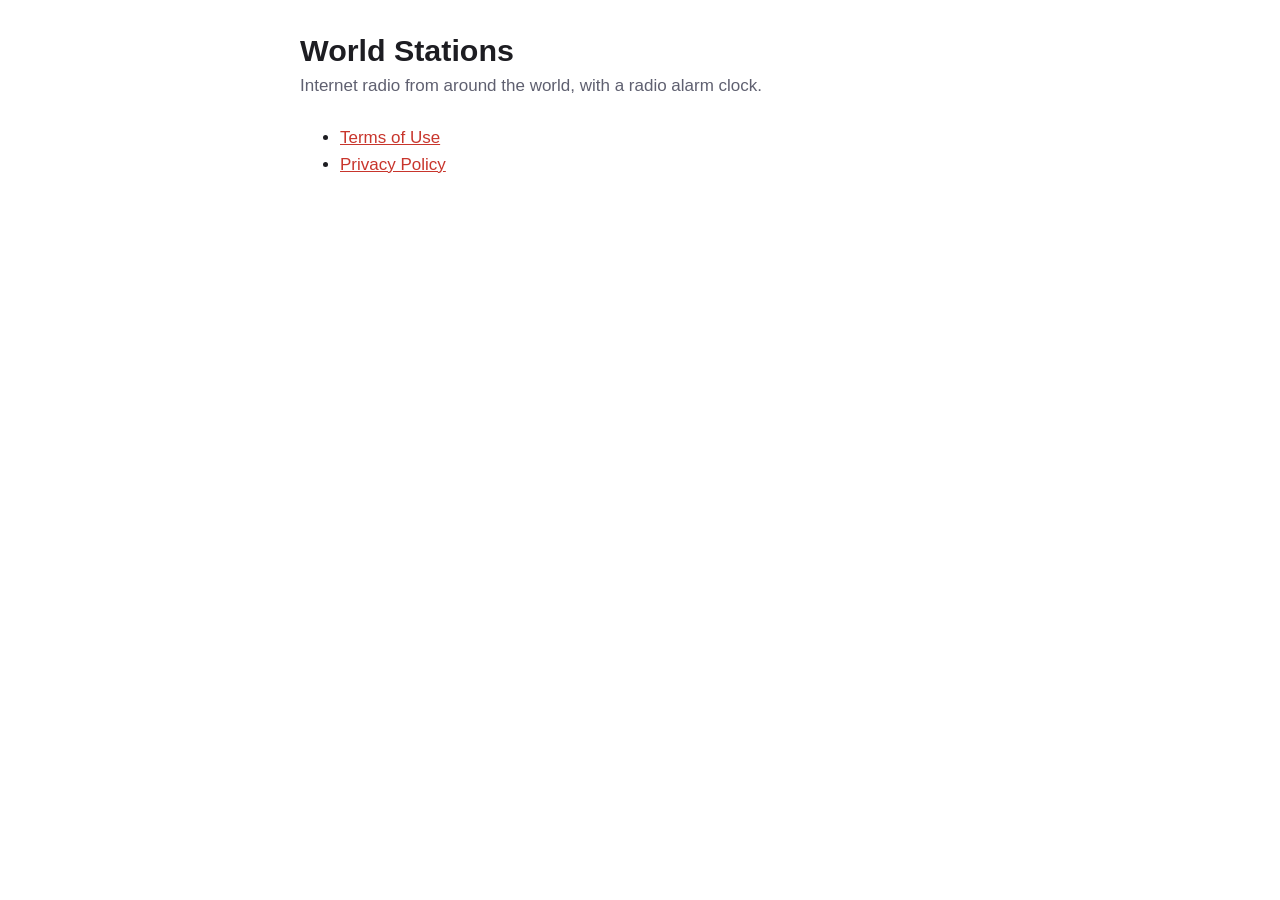
<file: index.html>
<!doctype html>
<html lang="en">
<head>
<meta charset="utf-8">
<meta name="viewport" content="width=device-width, initial-scale=1">
<title>World Stations — Legal</title>
<link rel="stylesheet" href="style.css">
</head>
<body>
<main>
<h1>World Stations</h1>
<p class="updated">Internet radio from around the world, with a radio alarm clock.</p>
<ul>
  <li><a href="terms.html">Terms of Use</a></li>
  <li><a href="privacy.html">Privacy Policy</a></li>
</ul>
</main>
</body>
</html>
</file>
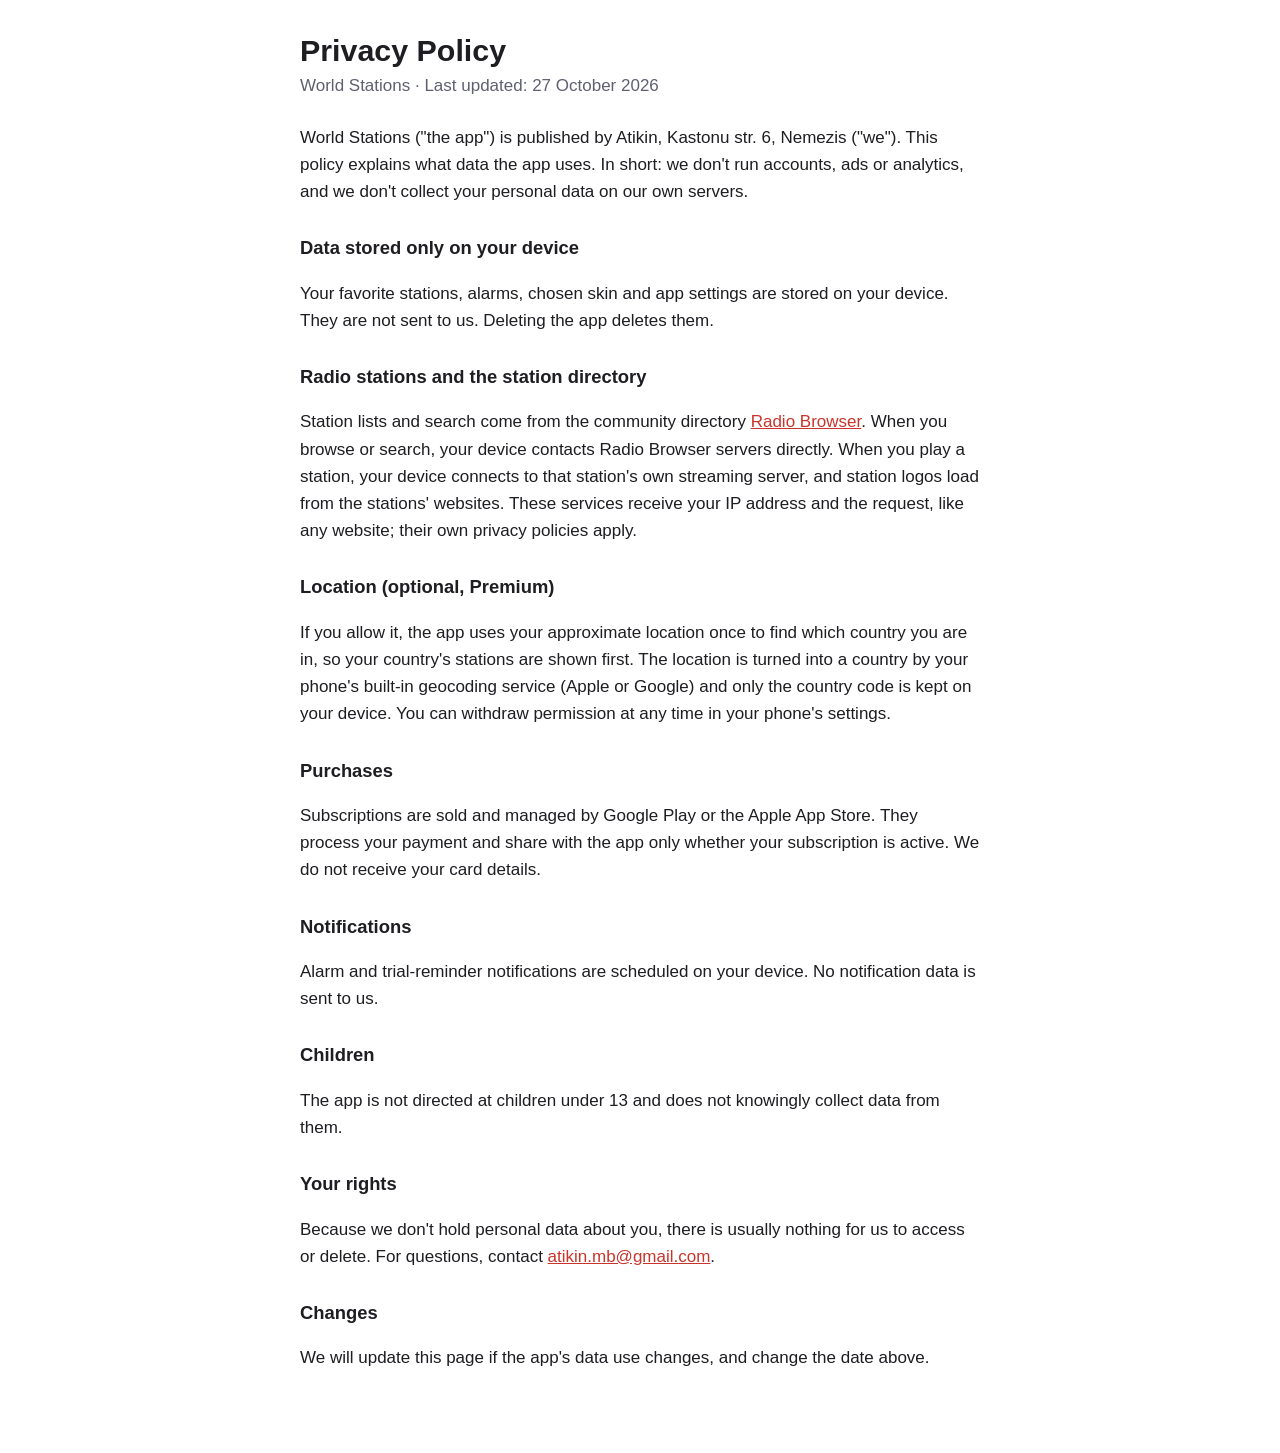
<file: privacy.html>
<!doctype html>
<html lang="en">
<head>
<meta charset="utf-8">
<meta name="viewport" content="width=device-width, initial-scale=1">
<title>World Stations — Privacy Policy</title>
<link rel="stylesheet" href="style.css">
</head>
<body>
<main>
<h1>Privacy Policy</h1>
<p class="updated">World Stations · Last updated: 27 October 2026</p>
<p>World Stations ("the app") is published by Atikin, Kastonu str. 6, Nemezis ("we"). This policy explains what data the app uses. In short: we don't run accounts, ads or analytics, and we don't collect your personal data on our own servers.</p>

<h2>Data stored only on your device</h2>
<p>Your favorite stations, alarms, chosen skin and app settings are stored on your device. They are not sent to us. Deleting the app deletes them.</p>

<h2>Radio stations and the station directory</h2>
<p>Station lists and search come from the community directory <a href="https://www.radio-browser.info">Radio Browser</a>. When you browse or search, your device contacts Radio Browser servers directly. When you play a station, your device connects to that station's own streaming server, and station logos load from the stations' websites. These services receive your IP address and the request, like any website; their own privacy policies apply.</p>

<h2>Location (optional, Premium)</h2>
<p>If you allow it, the app uses your approximate location once to find which country you are in, so your country's stations are shown first. The location is turned into a country by your phone's built-in geocoding service (Apple or Google) and only the country code is kept on your device. You can withdraw permission at any time in your phone's settings.</p>

<h2>Purchases</h2>
<p>Subscriptions are sold and managed by Google Play or the Apple App Store. They process your payment and share with the app only whether your subscription is active. We do not receive your card details.</p>

<h2>Notifications</h2>
<p>Alarm and trial-reminder notifications are scheduled on your device. No notification data is sent to us.</p>

<h2>Children</h2>
<p>The app is not directed at children under 13 and does not knowingly collect data from them.</p>

<h2>Your rights</h2>
<p>Because we don't hold personal data about you, there is usually nothing for us to access or delete. For questions, contact <a href="mailto:atikin.mb@gmail.com">atikin.mb@gmail.com</a>.</p>

<h2>Changes</h2>
<p>We will update this page if the app's data use changes, and change the date above.</p>
</main>
</body>
</html>
</file>
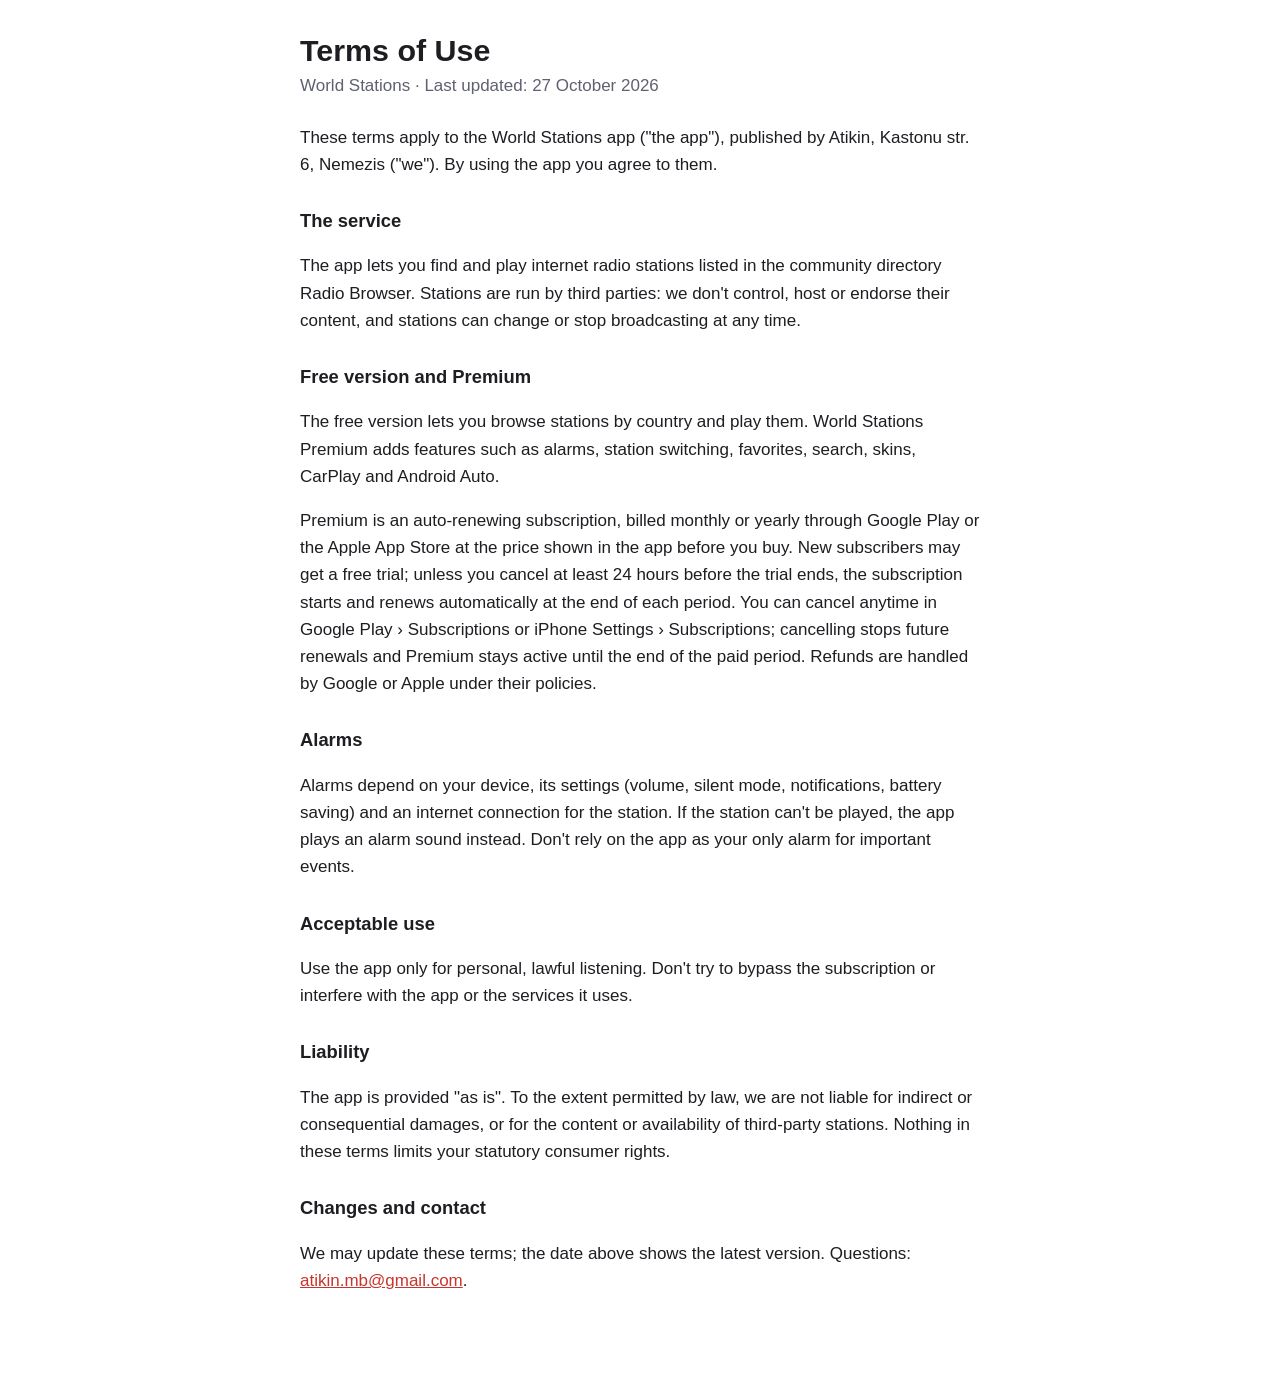
<file: terms.html>
<!doctype html>
<html lang="en">
<head>
<meta charset="utf-8">
<meta name="viewport" content="width=device-width, initial-scale=1">
<title>World Stations — Terms of Use</title>
<link rel="stylesheet" href="style.css">
</head>
<body>
<main>
<h1>Terms of Use</h1>
<p class="updated">World Stations · Last updated: 27 October 2026</p>
<p>These terms apply to the World Stations app ("the app"), published by Atikin, Kastonu str. 6, Nemezis ("we"). By using the app you agree to them.</p>

<h2>The service</h2>
<p>The app lets you find and play internet radio stations listed in the community directory Radio Browser. Stations are run by third parties: we don't control, host or endorse their content, and stations can change or stop broadcasting at any time.</p>

<h2>Free version and Premium</h2>
<p>The free version lets you browse stations by country and play them. World Stations Premium adds features such as alarms, station switching, favorites, search, skins, CarPlay and Android Auto.</p>
<p>Premium is an auto-renewing subscription, billed monthly or yearly through Google Play or the Apple App Store at the price shown in the app before you buy. New subscribers may get a free trial; unless you cancel at least 24 hours before the trial ends, the subscription starts and renews automatically at the end of each period. You can cancel anytime in Google Play › Subscriptions or iPhone Settings › Subscriptions; cancelling stops future renewals and Premium stays active until the end of the paid period. Refunds are handled by Google or Apple under their policies.</p>

<h2>Alarms</h2>
<p>Alarms depend on your device, its settings (volume, silent mode, notifications, battery saving) and an internet connection for the station. If the station can't be played, the app plays an alarm sound instead. Don't rely on the app as your only alarm for important events.</p>

<h2>Acceptable use</h2>
<p>Use the app only for personal, lawful listening. Don't try to bypass the subscription or interfere with the app or the services it uses.</p>

<h2>Liability</h2>
<p>The app is provided "as is". To the extent permitted by law, we are not liable for indirect or consequential damages, or for the content or availability of third-party stations. Nothing in these terms limits your statutory consumer rights.</p>

<h2>Changes and contact</h2>
<p>We may update these terms; the date above shows the latest version. Questions: <a href="mailto:atikin.mb@gmail.com">atikin.mb@gmail.com</a>.</p>
</main>
</body>
</html>
</file>
<file: style.css>
:root { --bg: #ffffff; --fg: #1d1d22; --muted: #5f6070; --accent: #c8352c; }
@media (prefers-color-scheme: dark) { :root { --bg: #121216; --fg: #ececf1; --muted: #a3a3b2; --accent: #ff6a5f; } }
body { background: var(--bg); color: var(--fg); font: 17px/1.6 -apple-system, "Segoe UI", Roboto, sans-serif; margin: 0; padding: 32px 16px 64px; }
main { max-width: 680px; margin: 0 auto; }
h1 { font-size: 1.9rem; line-height: 1.2; margin: 0 0 4px; }
h2 { font-size: 1.15rem; margin: 28px 0 6px; }
.updated { color: var(--muted); margin: 0 0 24px; }
a { color: var(--accent); }
.draft { border: 1px dashed var(--accent); padding: 10px 14px; border-radius: 10px; color: var(--muted); }
</file>
